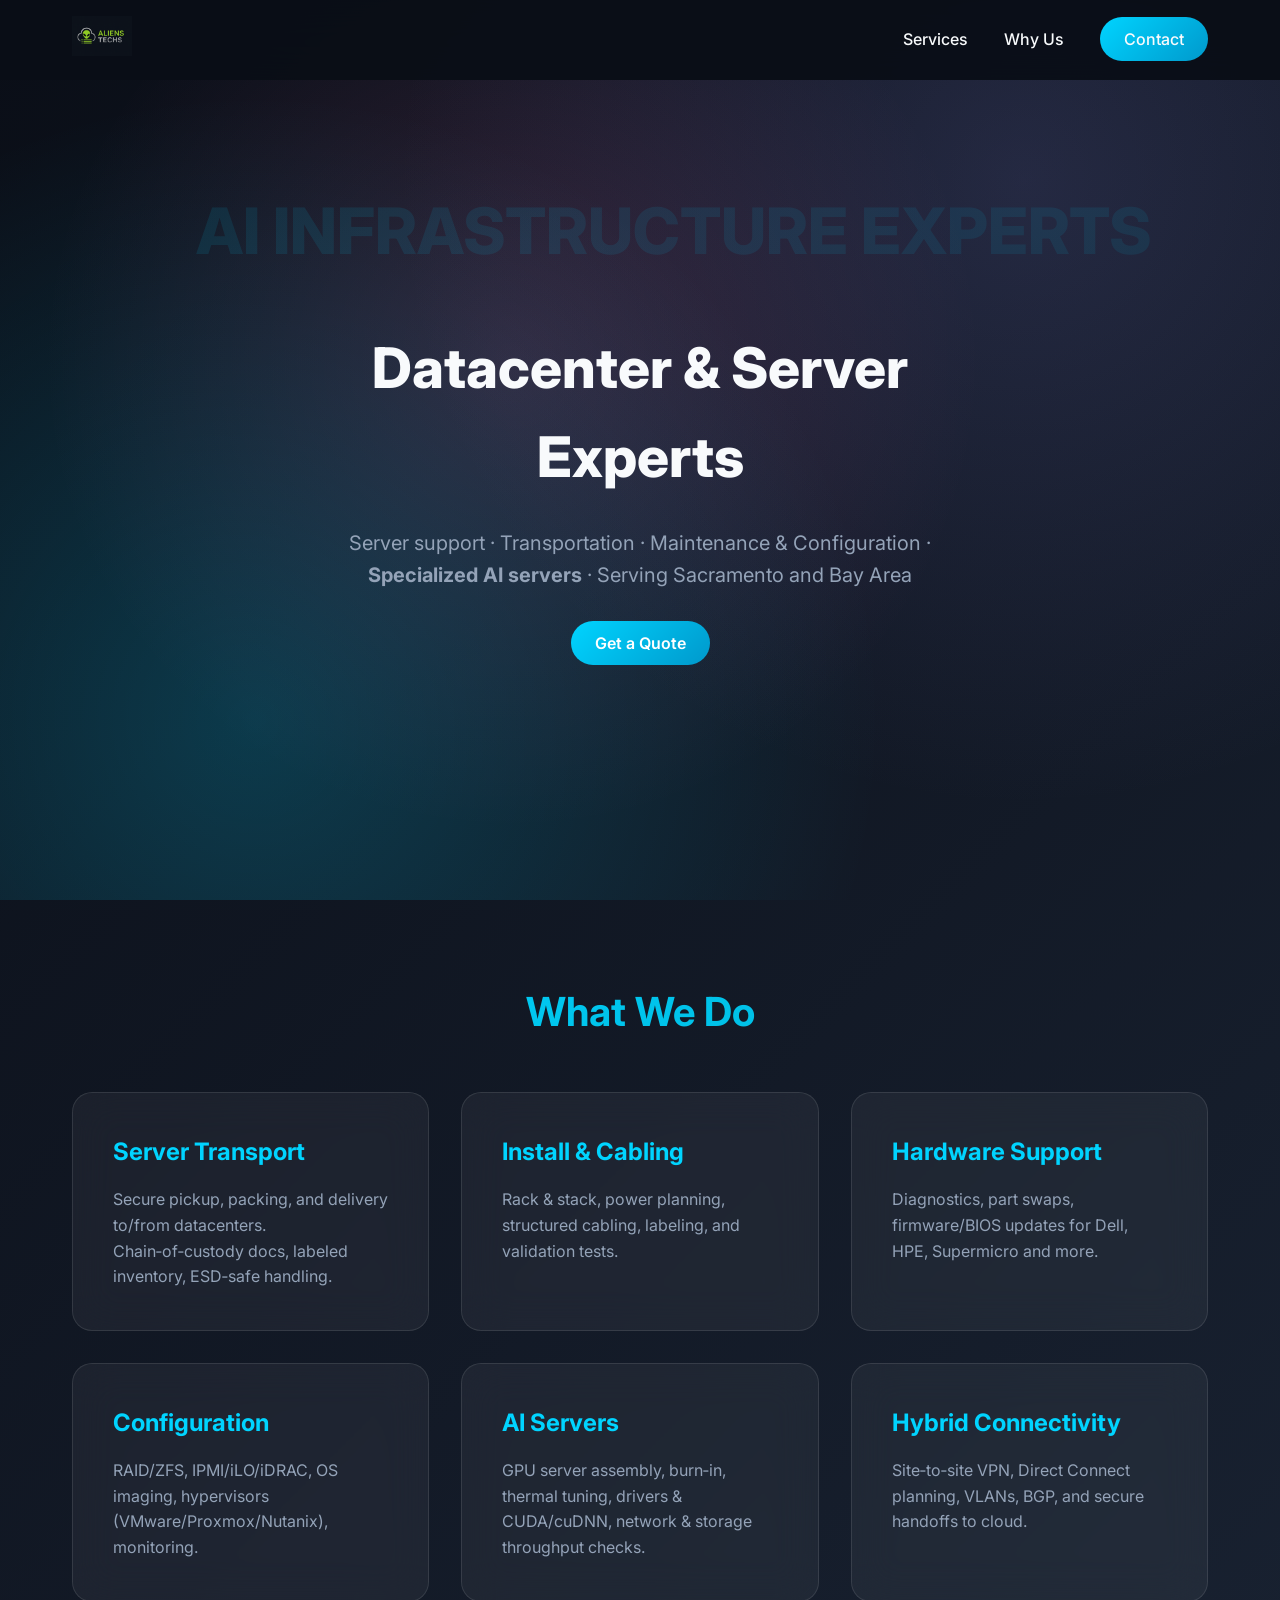
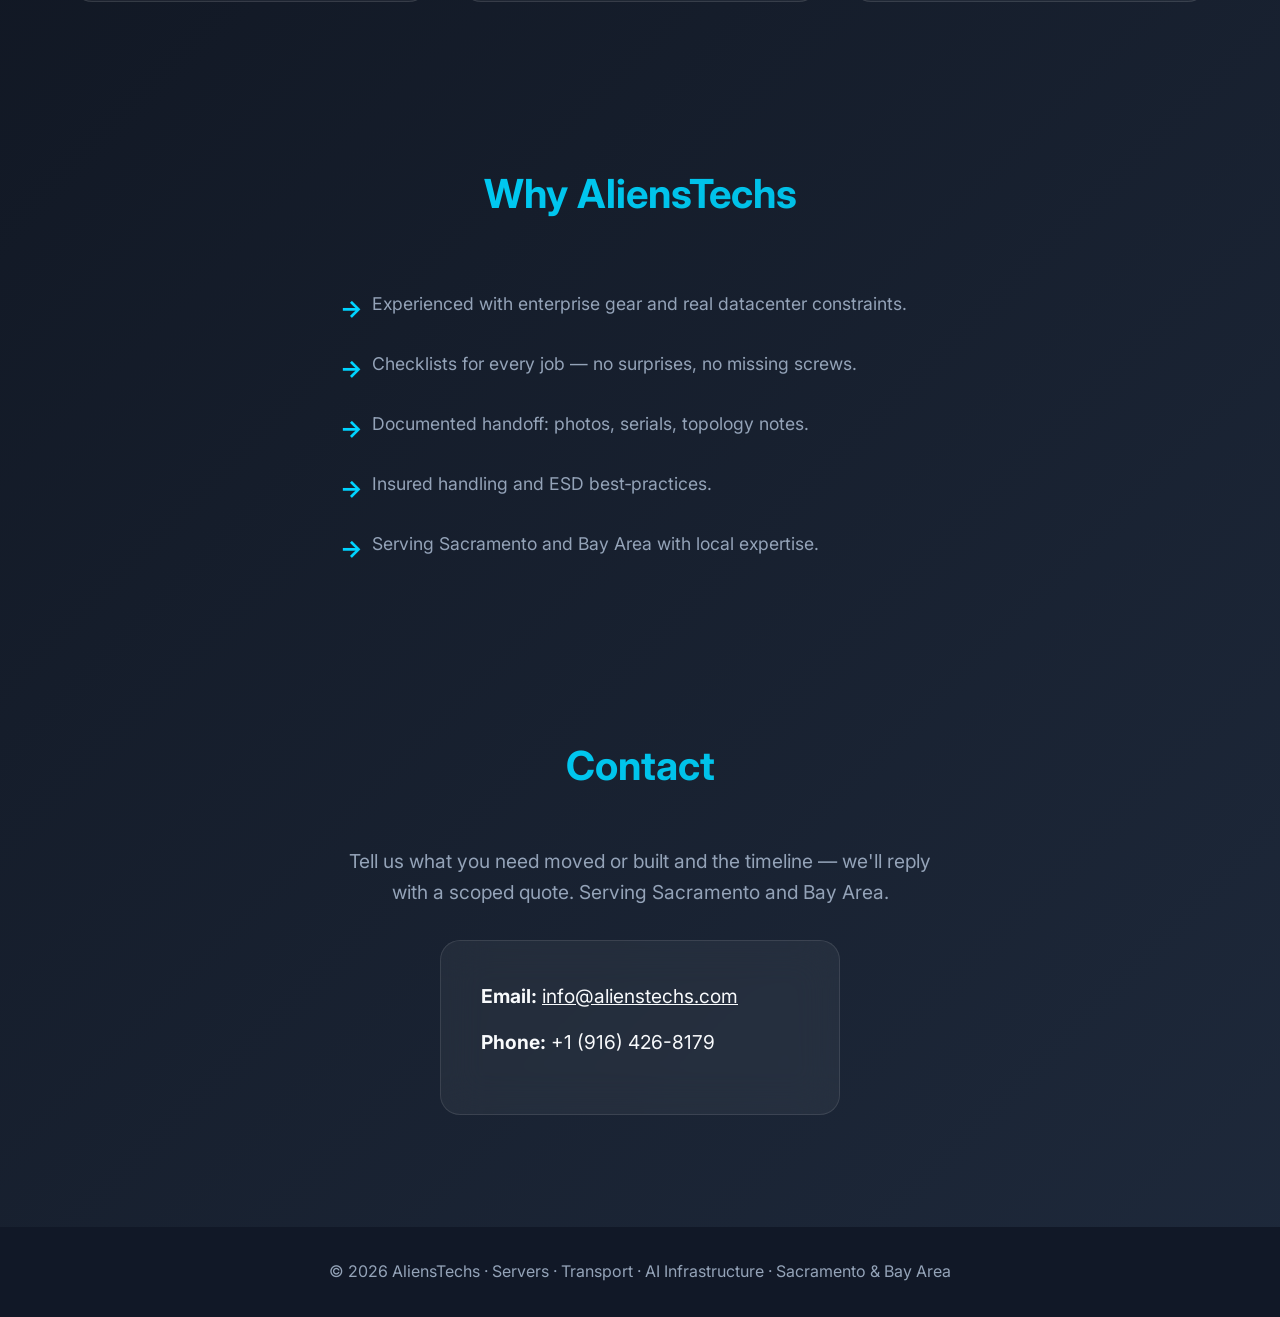
<file: index.html>
<!DOCTYPE html>
<html lang="en">
<head>
  <meta charset="utf-8" />
  <meta name="viewport" content="width=device-width, initial-scale=1" />
  <title>AliensTechs — Server Support · Transport · AI Infrastructure · Sacramento & Bay Area</title>
  <meta name="description" content="AliensTechs provides server support, datacenter transportation, equipment maintenance and configuration, including specialized AI servers. Serving Sacramento and Bay Area." />
  <link rel="icon" type="image/png" href="assets/favicon.png">
  <link rel="preload" href="assets/logo.png" as="image">
  <link href="https://fonts.googleapis.com/css2?family=Inter:wght@300;400;500;600;700;800&display=swap" rel="stylesheet">
  <link rel="stylesheet" href="styles1.css" />
</head>
<body>
  <header class="header">
    <div class="container header-inner">
      <a class="brand" href="#top">
        <img src="assets/logo.png" alt="AliensTechs logo" class="logo">
      </a>
      <nav class="nav">
        <a href="#services">Services</a>
        <a href="#why">Why Us</a>
        <a href="#contact" class="btn">Contact</a>
      </nav>
    </div>
  </header>

  <main id="top">
    <section class="hero">
      <div class="hero-bg"></div>
      <div class="hero-glow">AI INFRASTRUCTURE EXPERTS</div>
      <div class="container hero-inner">
        <h1>Datacenter & Server Experts</h1>
        <p class="sub">Server support · Transportation · Maintenance & Configuration · <strong>Specialized AI servers</strong> · Serving Sacramento and Bay Area</p>
        <a href="#contact" class="btn btn-primary">Get a Quote</a>
      </div>
    </section>

    <section id="services" class="section">
      <div class="container">
        <h2 class="section-title">What We Do</h2>
        <div class="cards">
          <article class="card">
            <h3>Server Transport</h3>
            <p>Secure pickup, packing, and delivery to/from datacenters. Chain‑of‑custody docs, labeled inventory, ESD‑safe handling.</p>
          </article>
          <article class="card">
            <h3>Install & Cabling</h3>
            <p>Rack & stack, power planning, structured cabling, labeling, and validation tests.</p>
          </article>
          <article class="card">
            <h3>Hardware Support</h3>
            <p>Diagnostics, part swaps, firmware/BIOS updates for Dell, HPE, Supermicro and more.</p>
          </article>
          <article class="card">
            <h3>Configuration</h3>
            <p>RAID/ZFS, IPMI/iLO/iDRAC, OS imaging, hypervisors (VMware/Proxmox/Nutanix), monitoring.</p>
          </article>
          <article class="card">
            <h3>AI Servers</h3>
            <p>GPU server assembly, burn‑in, thermal tuning, drivers & CUDA/cuDNN, network & storage throughput checks.</p>
          </article>
          <article class="card">
            <h3>Hybrid Connectivity</h3>
            <p>Site‑to‑site VPN, Direct Connect planning, VLANs, BGP, and secure handoffs to cloud.</p>
          </article>
        </div>
      </div>
    </section>

    <section id="why" class="section alt">
      <div class="container">
        <h2 class="section-title">Why AliensTechs</h2>
        <ul class="ticks">
          <li>Experienced with enterprise gear and real datacenter constraints.</li>
          <li>Checklists for every job — no surprises, no missing screws.</li>
          <li>Documented handoff: photos, serials, topology notes.</li>
          <li>Insured handling and ESD best‑practices.</li>
          <li>Serving Sacramento and Bay Area with local expertise.</li>
        </ul>
      </div>
    </section>

    <section id="contact" class="section">
      <div class="container contact">
        <h2 class="section-title">Contact</h2>
        <p>Tell us what you need moved or built and the timeline — we'll reply with a scoped quote. Serving Sacramento and Bay Area.</p>
        <div class="contact-box card">
          <p><strong>Email:</strong> <a id="mailto" href="#">info [at] alienstechs [dot] com</a></p>
          <p><strong>Phone:</strong> <span>+1 (916) 426-8179</span></p>
        </div>
        <p class="tiny"> </p>
      </div>
    </section>
  </main>

  <footer class="footer">
    <div class="container">
      <p>© <span id="year"></span> AliensTechs · Servers · Transport · AI Infrastructure · Sacramento & Bay Area</p>
    </div>
  </footer>

  <script>
    document.getElementById('year').textContent = new Date().getFullYear();
    const m = 'info' + '@' + 'alienstechs.com';
    const a = document.getElementById('mailto');
    a.href = 'mailto:' + m;
    a.textContent = m;
  </script>
</body>
</html>
</file>
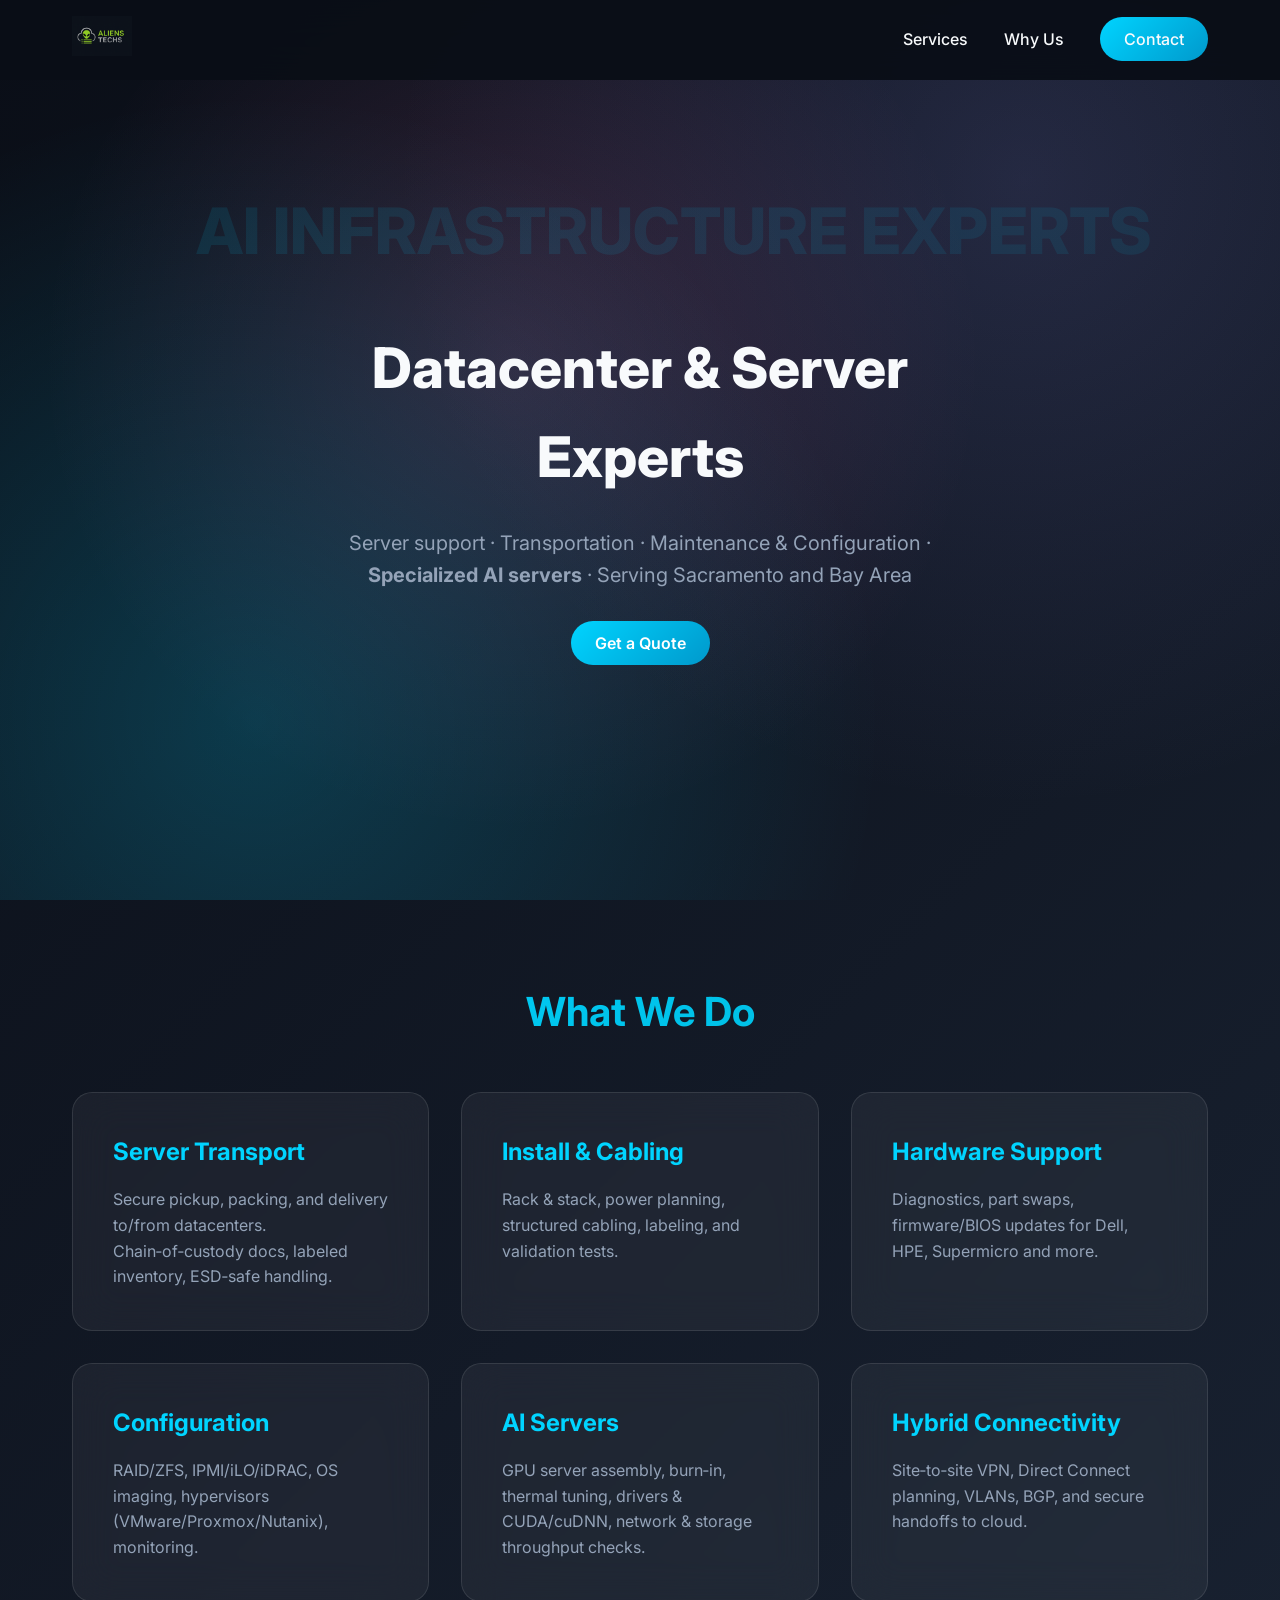
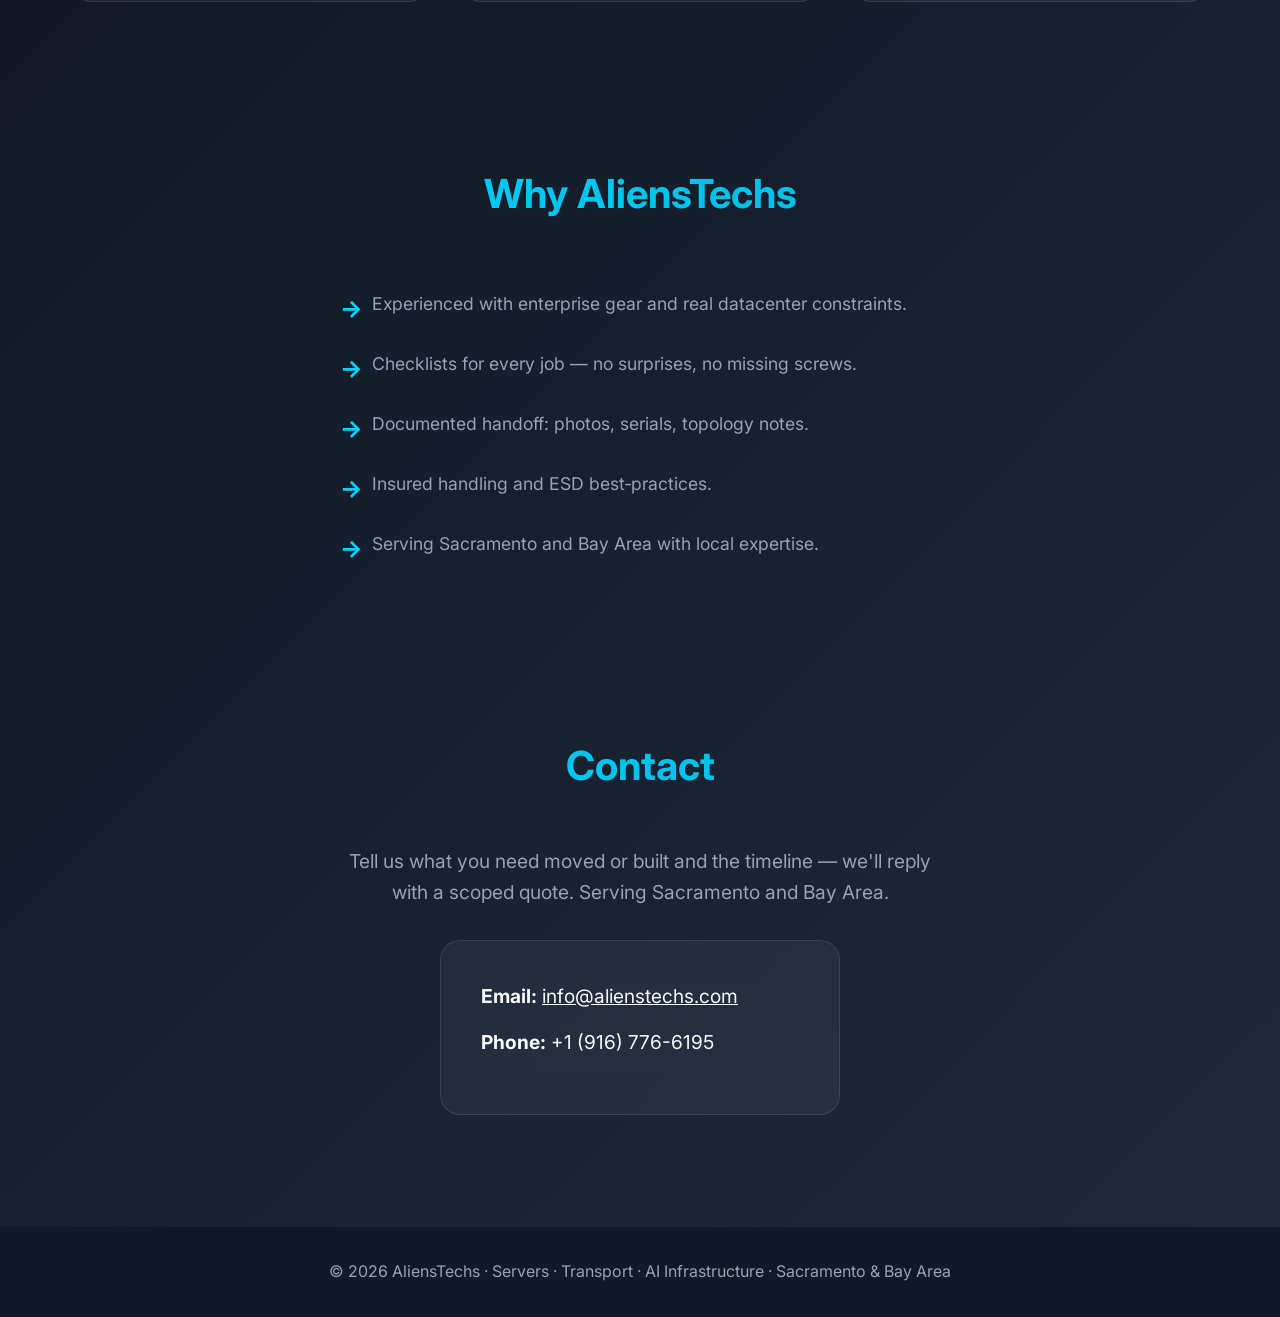
<file: index1.html>
<!DOCTYPE html>
<html lang="en">
<head>
  <meta charset="utf-8" />
  <meta name="viewport" content="width=device-width, initial-scale=1" />
  <title>AliensTechs — Server Support · Transport · AI Infrastructure · Sacramento & Bay Area</title>
  <meta name="description" content="AliensTechs provides server support, datacenter transportation, equipment maintenance and configuration, including specialized AI servers. Serving Sacramento and Bay Area." />
  <link rel="icon" type="image/png" href="assets/favicon.png">
  <link rel="preload" href="assets/logo.png" as="image">
  <link href="https://fonts.googleapis.com/css2?family=Inter:wght@300;400;500;600;700;800&display=swap" rel="stylesheet">
  <link rel="stylesheet" href="styles1.css" />
</head>
<body>
  <header class="header">
    <div class="container header-inner">
      <a class="brand" href="#top">
        <img src="assets/logo.png" alt="AliensTechs logo" class="logo">
      </a>
      <nav class="nav">
        <a href="#services">Services</a>
        <a href="#why">Why Us</a>
        <a href="#contact" class="btn">Contact</a>
      </nav>
    </div>
  </header>

  <main id="top">
    <section class="hero">
      <div class="hero-bg"></div>
      <div class="hero-glow">AI INFRASTRUCTURE EXPERTS</div>
      <div class="container hero-inner">
        <h1>Datacenter & Server Experts</h1>
        <p class="sub">Server support · Transportation · Maintenance & Configuration · <strong>Specialized AI servers</strong> · Serving Sacramento and Bay Area</p>
        <a href="#contact" class="btn btn-primary">Get a Quote</a>
      </div>
    </section>

    <section id="services" class="section">
      <div class="container">
        <h2 class="section-title">What We Do</h2>
        <div class="cards">
          <article class="card">
            <h3>Server Transport</h3>
            <p>Secure pickup, packing, and delivery to/from datacenters. Chain‑of‑custody docs, labeled inventory, ESD‑safe handling.</p>
          </article>
          <article class="card">
            <h3>Install & Cabling</h3>
            <p>Rack & stack, power planning, structured cabling, labeling, and validation tests.</p>
          </article>
          <article class="card">
            <h3>Hardware Support</h3>
            <p>Diagnostics, part swaps, firmware/BIOS updates for Dell, HPE, Supermicro and more.</p>
          </article>
          <article class="card">
            <h3>Configuration</h3>
            <p>RAID/ZFS, IPMI/iLO/iDRAC, OS imaging, hypervisors (VMware/Proxmox/Nutanix), monitoring.</p>
          </article>
          <article class="card">
            <h3>AI Servers</h3>
            <p>GPU server assembly, burn‑in, thermal tuning, drivers & CUDA/cuDNN, network & storage throughput checks.</p>
          </article>
          <article class="card">
            <h3>Hybrid Connectivity</h3>
            <p>Site‑to‑site VPN, Direct Connect planning, VLANs, BGP, and secure handoffs to cloud.</p>
          </article>
        </div>
      </div>
    </section>

    <section id="why" class="section alt">
      <div class="container">
        <h2 class="section-title">Why AliensTechs</h2>
        <ul class="ticks">
          <li>Experienced with enterprise gear and real datacenter constraints.</li>
          <li>Checklists for every job — no surprises, no missing screws.</li>
          <li>Documented handoff: photos, serials, topology notes.</li>
          <li>Insured handling and ESD best‑practices.</li>
          <li>Serving Sacramento and Bay Area with local expertise.</li>
        </ul>
      </div>
    </section>

    <section id="contact" class="section">
      <div class="container contact">
        <h2 class="section-title">Contact</h2>
        <p>Tell us what you need moved or built and the timeline — we'll reply with a scoped quote. Serving Sacramento and Bay Area.</p>
        <div class="contact-box card">
          <p><strong>Email:</strong> <a id="mailto" href="#">info [at] alienstechs [dot] com</a></p>
          <p><strong>Phone:</strong> <span>+1 (916) 776-6195</span></p>
        </div>
        <p class="tiny"> </p>
      </div>
    </section>
  </main>

  <footer class="footer">
    <div class="container">
      <p>© <span id="year"></span> AliensTechs · Servers · Transport · AI Infrastructure · Sacramento & Bay Area</p>
    </div>
  </footer>

  <script>
    document.getElementById('year').textContent = new Date().getFullYear();
    const m = 'info' + '@' + 'alienstechs.com';
    const a = document.getElementById('mailto');
    a.href = 'mailto:' + m;
    a.textContent = m;
  </script>
</body>
</html>
</file>
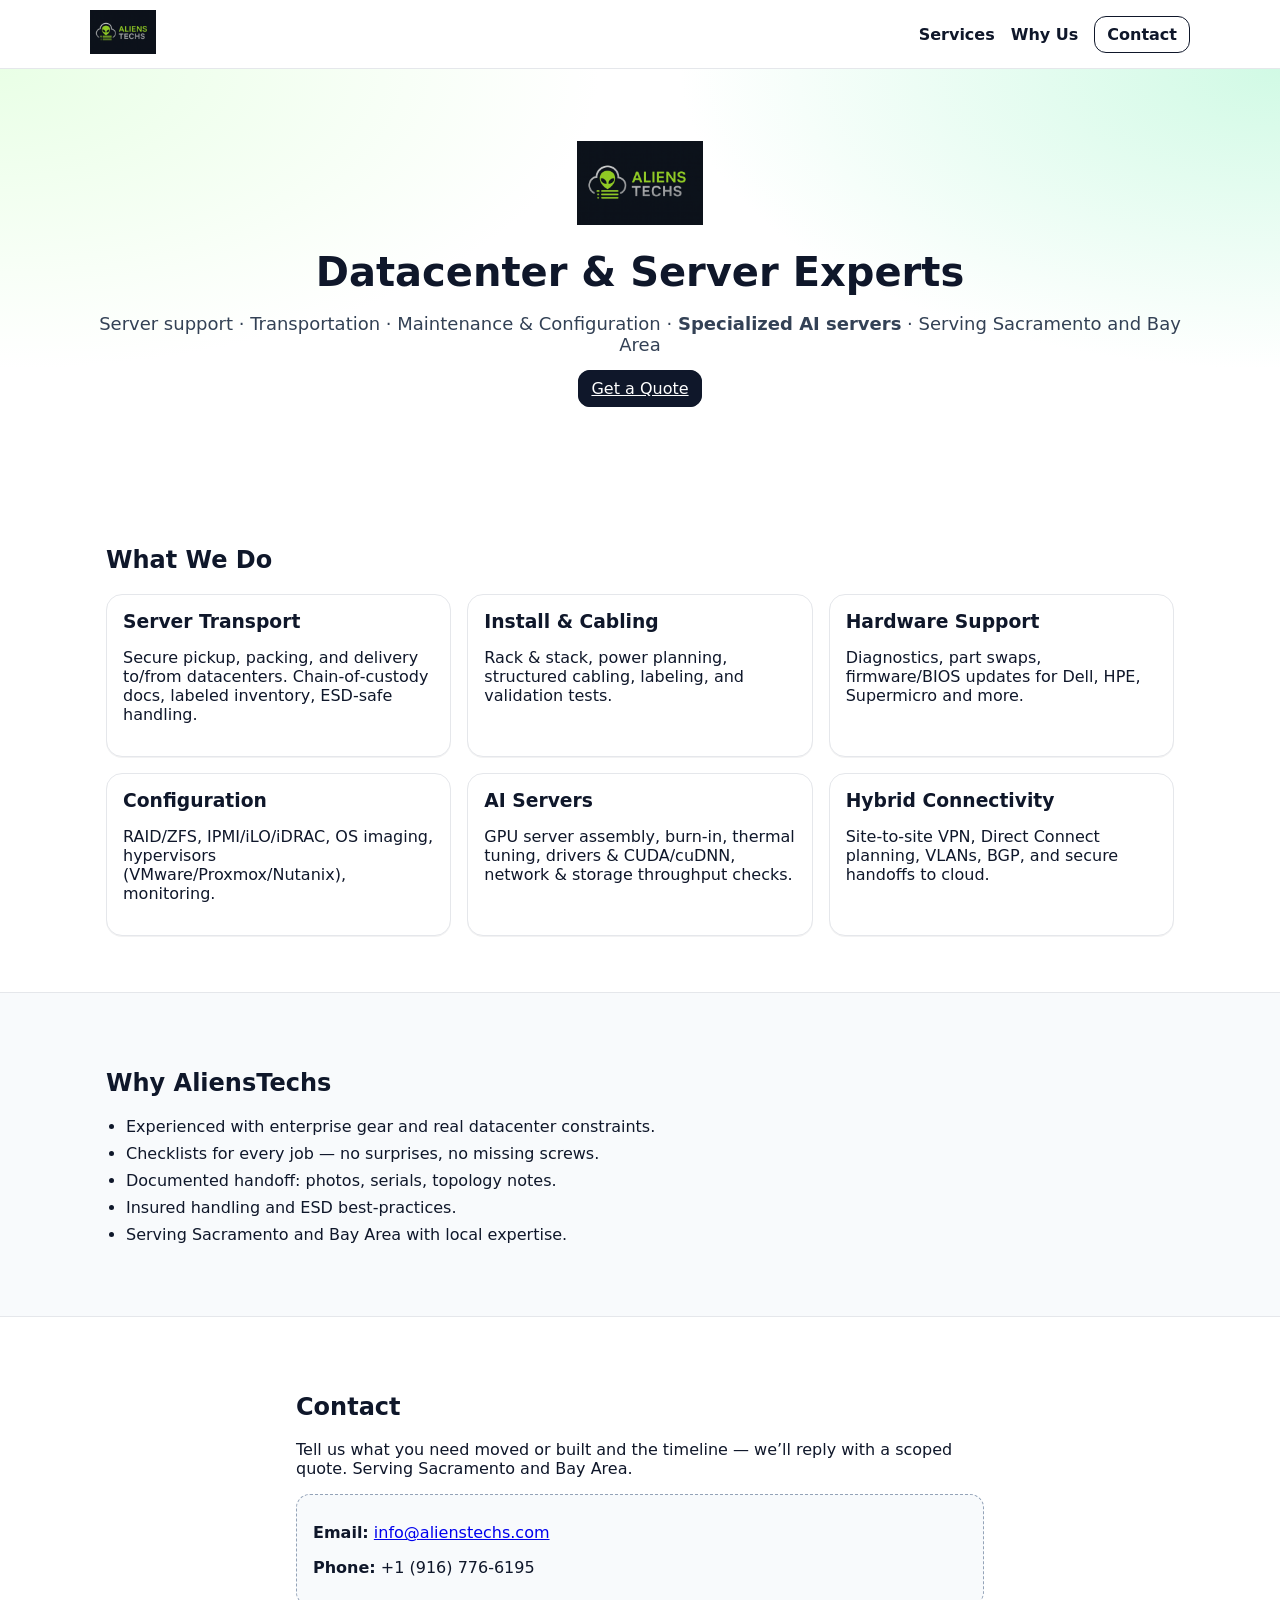
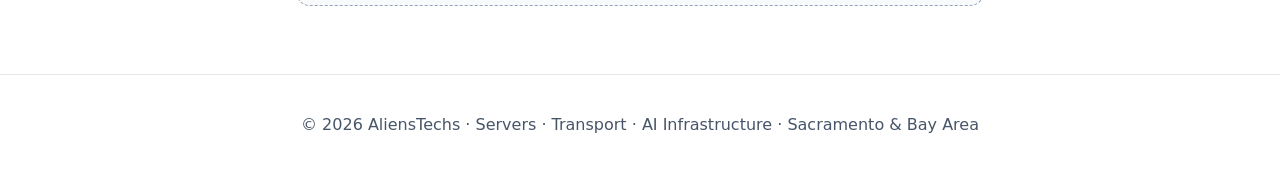
<file: index_old.html>
<!DOCTYPE html>
<html lang="en">
<head>
  <meta charset="utf-8" />
  <meta name="viewport" content="width=device-width, initial-scale=1" />
  <title>AliensTechs — Server Support · Transport · AI Infrastructure · Sacramento & Bay Area</title>
  <meta name="description" content="AliensTechs provides server support, datacenter transportation, equipment maintenance and configuration, including specialized AI servers. Serving Sacramento and Bay Area." />
  <link rel="icon" type="image/png" href="assets/favicon.png">
  <link rel="preload" href="assets/logo.png" as="image">
  <link rel="stylesheet" href="styles.css" />
</head>
<body>
  <header class="header">
    <div class="container header-inner">
      <a class="brand" href="#top">
        <img src="assets/logo.png" alt="AliensTechs logo" class="logo">
      </a>
      <nav class="nav">
        <a href="#services">Services</a>
        <a href="#why">Why Us</a>
        <a href="#contact" class="btn">Contact</a>
      </nav>
    </div>
  </header>

  <main id="top">
    <section class="hero">
      <div class="container hero-inner">
        <img src="assets/logo.png" alt="AliensTechs logo" class="hero-logo" />
        <h1>Datacenter & Server Experts</h1>
        <p class="sub">Server support · Transportation · Maintenance & Configuration · <strong>Specialized AI servers</strong> · Serving Sacramento and Bay Area</p>
        <a href="#contact" class="btn btn-primary">Get a Quote</a>
      </div>
    </section>

    <section id="services" class="section">
      <div class="container">
        <h2>What We Do</h2>
        <div class="cards">
          <article class="card">
            <h3>Server Transport</h3>
            <p>Secure pickup, packing, and delivery to/from datacenters. Chain‑of‑custody docs, labeled inventory, ESD‑safe handling.</p>
          </article>
          <article class="card">
            <h3>Install & Cabling</h3>
            <p>Rack & stack, power planning, structured cabling, labeling, and validation tests.</p>
          </article>
          <article class="card">
            <h3>Hardware Support</h3>
            <p>Diagnostics, part swaps, firmware/BIOS updates for Dell, HPE, Supermicro and more.</p>
          </article>
          <article class="card">
            <h3>Configuration</h3>
            <p>RAID/ZFS, IPMI/iLO/iDRAC, OS imaging, hypervisors (VMware/Proxmox/Nutanix), monitoring.</p>
          </article>
          <article class="card">
            <h3>AI Servers</h3>
            <p>GPU server assembly, burn‑in, thermal tuning, drivers & CUDA/cuDNN, network & storage throughput checks.</p>
          </article>
          <article class="card">
            <h3>Hybrid Connectivity</h3>
            <p>Site‑to‑site VPN, Direct Connect planning, VLANs, BGP, and secure handoffs to cloud.</p>
          </article>
        </div>
      </div>
    </section>

    <section id="why" class="section alt">
      <div class="container">
        <h2>Why AliensTechs</h2>
        <ul class="ticks">
          <li>Experienced with enterprise gear and real datacenter constraints.</li>
          <li>Checklists for every job — no surprises, no missing screws.</li>
          <li>Documented handoff: photos, serials, topology notes.</li>
          <li>Insured handling and ESD best‑practices.</li>
          <li>Serving Sacramento and Bay Area with local expertise.</li>
        </ul>
      </div>
    </section>

    <section id="contact" class="section">
      <div class="container contact">
        <h2>Contact</h2>
        <p>Tell us what you need moved or built and the timeline — we’ll reply with a scoped quote. Serving Sacramento and Bay Area.</p>
        <div class="contact-box">
          <p><strong>Email:</strong> <a id="mailto" href="#">info [at] alienstechs [dot] com</a></p>
          <p><strong>Phone:</strong> <span>+1 (916) 776-6195‬</span></p>
        </div>
        <p class="tiny"> </p>
      </div>
    </section>
  </main>

  <footer class="footer">
    <div class="container">
      <p>© <span id="year"></span> AliensTechs · Servers · Transport · AI Infrastructure · Sacramento & Bay Area</p>
    </div>
  </footer>

  <script>
    document.getElementById('year').textContent = new Date().getFullYear();
    const m = 'info' + '@' + 'alienstechs.com';
    const a = document.getElementById('mailto');
    a.href = 'mailto:' + m;
    a.textContent = m;
  </script>
</body>
</html>
</file>
<file: styles1.css>
:root {
  --bg-primary: #0a0e17;
  --bg-secondary: #111827;
  --accent: #00d4ff;
  --accent-dark: #0099cc;
  --glass: rgba(255,255,255,0.05);
  --glass-border: rgba(255,255,255,0.1);
  --text: #f8fafc;
  --text-muted: #94a3b8;
}

* { margin: 0; padding: 0; box-sizing: border-box; }
body { 
  background: linear-gradient(135deg, var(--bg-primary) 0%, #1e293b 100%);
  font-family: 'Inter', -apple-system, sans-serif;
  color: var(--text);
  line-height: 1.6;
  overflow-x: hidden;
}

.container { max-width: 1200px; margin: 0 auto; padding: 0 2rem; }
.section { padding: 5rem 0; }
.section-title { 
  font-size: 2.5rem; 
  font-weight: 700; 
  text-align: center; 
  margin-bottom: 3rem;
  background: linear-gradient(135deg, var(--accent), #00b4d8);
  -webkit-background-clip: text;
  background-clip: text;
  color: transparent;
}

/* Header */
.header { 
  position: fixed; 
  top: 0; 
  left: 0; 
  right: 0; 
  background: rgba(10,14,23,0.95);
  backdrop-filter: blur(20px);
  z-index: 1000;
  padding: 1rem 0;
}
.header-inner { display: flex; justify-content: space-between; align-items: center; }
.logo { height: 40px; }
.nav a { 
  color: var(--text); 
  text-decoration: none; 
  margin-left: 2rem; 
  font-weight: 500; 
  transition: color 0.3s ease;
}
.nav a:hover { color: var(--accent); }
.btn { 
  background: linear-gradient(135deg, var(--accent), var(--accent-dark));
  color: white; 
  padding: 0.75rem 1.5rem; 
  border-radius: 50px; 
  text-decoration: none; 
  font-weight: 600;
  transition: all 0.3s ease;
}
.btn:hover { 
  transform: scale(1.05); 
  box-shadow: 0 10px 30px rgba(0,212,255,0.4); 
}

/* Hero */
.hero {
  position: relative;
  min-height: 100vh;
  display: flex;
  align-items: center;
  padding-top: 80px;
}
.hero-bg {
  position: absolute;
  inset: 0;
  background: 
    radial-gradient(circle at 20% 80%, rgba(0,212,255,0.2), transparent 50%),
    radial-gradient(circle at 80% 20%, rgba(120,119,198,0.2), transparent 50%),
    radial-gradient(circle at 40% 40%, rgba(255,119,198,0.15), transparent 50%);
  animation: pulse 20s ease-in-out infinite;
}
@keyframes pulse { 0%,100%{opacity:1} 50%{opacity:0.5} }
.hero-glow {
  position: absolute;
  top: 20%; right: 10%;
  font-size: 4rem;
  font-weight: 800;
  background: linear-gradient(45deg, var(--accent), #00b4d8);
  -webkit-background-clip: text;
  background-clip: text;
  color: transparent;
  opacity: 0.1;
  z-index: 1;
}
.hero-inner { 
  position: relative; 
  z-index: 2; 
  text-align: center; 
  max-width: 800px;
  margin: 0 auto;
}
.hero-logo { display: none; }
h1 { font-size: 3.5rem; font-weight: 800; margin-bottom: 1.5rem; }
.sub { font-size: 1.25rem; color: var(--text-muted); margin-bottom: 2.5rem; max-width: 600px; margin-left: auto; margin-right: auto; }

/* Cards */
.cards { 
  display: grid; 
  grid-template-columns: repeat(auto-fit, minmax(350px, 1fr)); 
  gap: 2rem; 
}
.card {
  background: var(--glass);
  backdrop-filter: blur(20px);
  border: 1px solid var(--glass-border);
  border-radius: 20px;
  padding: 2.5rem;
  transition: all 0.4s cubic-bezier(0.4,0,0.2,1);
}
.card:hover {
  transform: translateY(-12px);
  box-shadow: 0 32px 64px -20px rgba(0,212,255,0.25);
  border-color: var(--accent);
}
.card h3 { 
  color: var(--accent); 
  font-size: 1.5rem; 
  margin-bottom: 1rem; 
}
.card p { color: var(--text-muted); }

/* Why Us */
.ticks { 
  max-width: 600px; 
  margin: 0 auto; 
  list-style: none; 
  font-size: 1.1rem;
}
.ticks li { 
  padding: 1rem 0; 
  padding-left: 2rem;
  position: relative;
  color: var(--text-muted);
}
.ticks li::before {
  content: '→'; 
  position: absolute; 
  left: 0; 
  color: var(--accent); 
  font-weight: bold; 
  font-size: 1.5rem;
}

/* Contact */
.contact { text-align: center; }
.contact p { 
  font-size: 1.2rem; 
  color: var(--text-muted); 
  max-width: 600px; 
  margin: 0 auto 2rem;
}
.contact-box { 
  text-align: left; 
  max-width: 400px; 
  margin: 2rem auto; 
}
.contact-box p { 
  margin-bottom: 1rem; 
  color: var(--text) !important; 
}
.contact-box strong, .contact-box span, .contact-box a { 
  color: var(--text) !important; 
}
.contact-box a:hover { 
  color: var(--accent) !important; 
  text-decoration: underline; 
}
#mailto:hover { 
  background: linear-gradient(135deg, var(--accent), var(--accent-dark));
  -webkit-background-clip: text;
  background-clip: text;
  color: transparent !important;
}

/* Footer */
.footer { 
  background: var(--bg-secondary); 
  padding: 2rem 0; 
  text-align: center; 
  color: var(--text-muted); 
}

/* Responsive */
@media (max-width: 768px) {
  .cards { grid-template-columns: 1fr; }
  h1 { font-size: 2.5rem; }
  .nav a { margin-left: 1rem; font-size: 0.9rem; }
  .section-title { font-size: 2rem; }
  .hero-glow { font-size: 2.5rem; }
}
</file>
<file: styles.css>
*{box-sizing:border-box}html,body{margin:0;padding:0}body{font-family:system-ui,-apple-system,Segoe UI,Roboto,Arial,sans-serif;color:#0f172a;background:#fff}
.container{max-width:1100px;margin:0 auto;padding:0 16px}
.header{position:sticky;top:0;background:#ffffffcc;backdrop-filter:blur(8px);border-bottom:1px solid #e5e7eb;z-index:50}
.header-inner{display:flex;align-items:center;justify-content:space-between;padding:10px 0}
.logo{height:44px}
.nav{display:flex;gap:16px;align-items:center}
.nav a{text-decoration:none;color:#0f172a;font-weight:600}
.btn{border:1px solid #0f172a;border-radius:12px;padding:8px 12px}
.btn-primary{background:#0f172a;color:#fff;border-color:#0f172a}
.hero{background:radial-gradient(1000px 500px at 0% 0%,#e9ffe6 0,transparent 60%),radial-gradient(1000px 500px at 100% 0%,#d1fae5 0,transparent 60%);}
.hero-inner{padding:72px 0;text-align:center}
.hero-logo{height:84px;margin-bottom:12px}
h1{font-size:40px;margin:8px 0 6px}
.sub{color:#334155;font-size:18px;margin-bottom:24px}
.section{padding:56px 0}
.section.alt{background:#f8fafc;border-top:1px solid #e5e7eb;border-bottom:1px solid #e5e7eb}
.cards{display:grid;grid-template-columns:repeat(3,1fr);gap:16px}
.card{background:#fff;border:1px solid #e5e7eb;border-radius:16px;padding:16px;box-shadow:0 1px 0 rgba(2,6,23,.05)}
.card h3{margin:0 0 6px}
.ticks{display:grid;gap:8px;padding-left:20px}
.contact{max-width:720px}
.contact-box{border:1px dashed #94a3b8;border-radius:14px;padding:12px 16px;background:#f8fafc}
.tiny{color:#64748b;font-size:12px}
.footer{border-top:1px solid #e5e7eb;padding:24px 0;color:#475569;text-align:center}
@media (max-width:900px){.cards{grid-template-columns:repeat(2,1fr)}}
@media (max-width:560px){.cards{grid-template-columns:1fr}h1{font-size:32px}}
</file>
